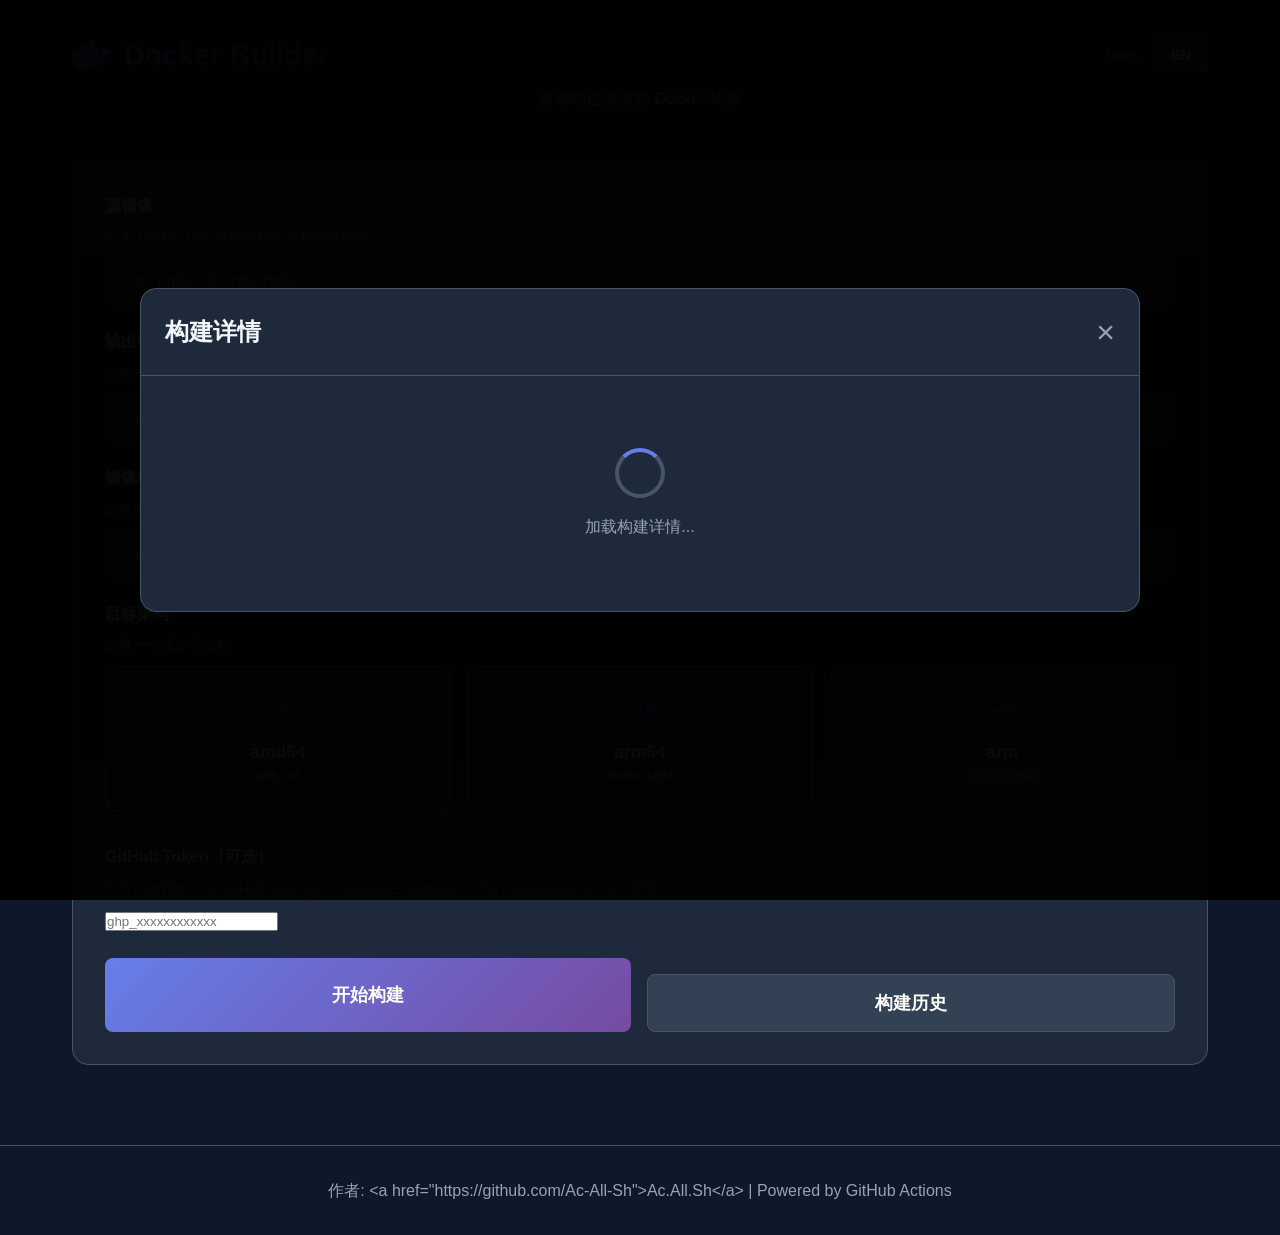
<file: index.html>
<!DOCTYPE html>
<html lang="zh-CN">
<head>
    <meta charset="UTF-8">
    <meta name="viewport" content="width=device-width, initial-scale=1.0">
    <title>Docker Builder</title>
    <link rel="stylesheet" href="style.css">
    <link rel="icon" href="data:image/svg+xml,<svg xmlns='http://www.w3.org/2000/svg' viewBox='0 0 24 24' fill='%23667eea'><path d='M13.983 11.078h2.119a.186.186 0 00.186-.185V9.006a.186.186 0 00-.186-.186h-2.119a.185.185 0 00-.185.185v1.887c0 .102.083.185.185.185m-2.954-5.43h2.118a.186.186 0 00.186-.186V3.574a.186.186 0 00-.186-.185h-2.118a.185.185 0 00-.185.185v1.888c0 .102.082.185.185.186m0 2.716h2.118a.186.186 0 00.186-.186V6.29a.186.186 0 00-.186-.185h-2.118a.185.185 0 00-.185.185v1.887c0 .102.082.185.185.186m-2.93 0h2.12a.186.186 0 00.184-.186V6.29a.185.185 0 00-.185-.185H8.1a.185.185 0 00-.185.185v1.887c0 .102.083.185.185.186m-2.964 0h2.119a.186.186 0 00.185-.186V6.29a.186.186 0 00-.185-.185H5.136a.186.186 0 00-.186.185v1.887c0 .102.084.185.186.186m5.893 2.715h2.118a.186.186 0 00.186-.185V9.006a.186.186 0 00-.186-.186h-2.118a.185.185 0 00-.185.185v1.887c0 .102.082.185.185.185m-2.93 0h2.12a.185.185 0 00.184-.185V9.006a.185.185 0 00-.184-.186h-2.12a.185.185 0 00-.184.185v1.887c0 .102.083.185.185.185m-2.964 0h2.119a.186.186 0 00.185-.185V9.006a.186.186 0 00-.185-.186H5.136a.186.186 0 00-.186.186v1.887c0 .102.084.185.186.185m-2.92 0h2.12a.185.185 0 00.184-.185V9.006a.185.185 0 00-.184-.186h-2.12a.185.185 0 00-.184.185v1.887c0 .102.082.185.185.185M23.763 9.89c-.065-.051-.672-.51-1.954-.51-.338.001-.676.03-1.01.087-.248-1.7-1.653-2.53-1.716-2.566l-.344-.199-.226.327c-.284.438-.49.922-.612 1.43-.23.97-.09 1.882.403 2.661-.595.332-1.55.413-1.744.42H.751a.751.751 0 00-.75.748 11.376 11.376 0 00.692 4.062c.545 1.428 1.355 2.48 2.41 3.124 1.18.723 3.1 1.137 5.275 1.137.983.003 1.963-.086 2.93-.266a12.248 12.248 0 003.823-1.389c.98-.567 1.86-1.288 2.61-2.136 1.252-1.418 1.998-2.997 2.553-4.4h.221c1.372 0 2.215-.549 2.68-1.009.309-.293.55-.65.707-1.046l.098-.288Z'/></svg>">
</head>
<body>
    <div class="container">
        <header>
            <div class="header-top">
                <div class="logo">
                    <svg viewBox="0 0 24 24" width="40" height="40" fill="currentColor">
                        <path d="M13.983 11.078h2.119a.186.186 0 00.186-.185V9.006a.186.186 0 00-.186-.186h-2.119a.185.185 0 00-.185.185v1.887c0 .102.083.185.185.185m-2.954-5.43h2.118a.186.186 0 00.186-.186V3.574a.186.186 0 00-.186-.185h-2.118a.185.185 0 00-.185.185v1.888c0 .102.082.185.185.186m0 2.716h2.118a.186.186 0 00.186-.186V6.29a.186.186 0 00-.186-.185h-2.118a.185.185 0 00-.185.185v1.887c0 .102.082.185.185.186m-2.93 0h2.12a.186.186 0 00.184-.186V6.29a.185.185 0 00-.185-.185H8.1a.185.185 0 00-.185.185v1.887c0 .102.083.185.185.186m-2.964 0h2.119a.186.186 0 00.185-.186V6.29a.186.186 0 00-.185-.185H5.136a.186.186 0 00-.186.185v1.887c0 .102.084.185.186.186m5.893 2.715h2.118a.186.186 0 00.186-.185V9.006a.186.186 0 00-.186-.186h-2.118a.185.185 0 00-.185.185v1.887c0 .102.082.185.185.185m-2.93 0h2.12a.185.185 0 00.184-.185V9.006a.185.185 0 00-.184-.186h-2.12a.185.185 0 00-.184.185v1.887c0 .102.083.185.185.185m-2.964 0h2.119a.186.186 0 00.185-.185V9.006a.186.186 0 00-.185-.186H5.136a.186.186 0 00-.186.186v1.887c0 .102.084.185.186.185m-2.92 0h2.12a.185.185 0 00.184-.185V9.006a.185.185 0 00-.184-.186h-2.12a.185.185 0 00-.184.185v1.887c0 .102.082.185.185.185M23.763 9.89c-.065-.051-.672-.51-1.954-.51-.338.001-.676.03-1.01.087-.248-1.7-1.653-2.53-1.716-2.566l-.344-.199-.226.327c-.284.438-.49.922-.612 1.43-.23.97-.09 1.882.403 2.661-.595.332-1.55.413-1.744.42H.751a.751.751 0 00-.75.748 11.376 11.376 0 00.692 4.062c.545 1.428 1.355 2.48 2.41 3.124 1.18.723 3.1 1.137 5.275 1.137.983.003 1.963-.086 2.93-.266a12.248 12.248 0 003.823-1.389c.98-.567 1.86-1.288 2.61-2.136 1.252-1.418 1.998-2.997 2.553-4.4h.221c1.372 0 2.215-.549 2.68-1.009.309-.293.55-.65.707-1.046l.098-.288Z"/>
                    </svg>
                    <h1>Docker Builder</h1>
                </div>
                <div class="header-controls">
                    <a href="doc.html" class="nav-link">Docs</a>
                    <button id="langToggle" class="lang-btn" onclick="toggleLanguage()">EN</button>
                </div>
            </div>
            <p class="subtitle" data-i18n="subtitle">Auto Build Multi-Architecture Docker Images</p>
        </header>

        <main>
            <div class="builder-section">
                <div class="form-group">
                    <label for="imageSource" data-i18n="source_label">Source Image</label>
                    <div class="input-hint" data-i18n="source_hint">Enter Docker Hub image name or full image URL</div>
                    <input type="text" id="imageSource" placeholder="e.g., nginx, ubuntu, redis">
                </div>

                <div class="form-group">
                    <label for="imageName" data-i18n="name_label">Output Image Name</label>
                    <div class="input-hint" data-i18n="name_hint">Your Docker Hub username / image name</div>
                    <input type="text" id="imageName" placeholder="e.g., yourusername/myapp">
                </div>

                <div class="form-group">
                    <label for="imageTag" data-i18n="tag_label">Image Tag</label>
                    <div class="input-hint" data-i18n="tag_hint">Leave empty to use "latest"</div>
                    <input type="text" id="imageTag" placeholder="e.g., v1.0.0">
                </div>

                <div class="form-group">
                    <label data-i18n="arch_label">Target Architectures</label>
                    <div class="input-hint" data-i18n="arch_hint">Select one or more architectures</div>
                    <div class="arch-grid">
                        <label class="arch-option">
                            <input type="checkbox" name="arch" value="amd64" checked>
                            <span class="arch-box">
                                <span class="arch-icon">x64</span>
                                <span class="arch-name">amd64</span>
                                <span class="arch-desc">x86_64</span>
                            </span>
                        </label>
                        <label class="arch-option">
                            <input type="checkbox" name="arch" value="arm64" checked>
                            <span class="arch-box">
                                <span class="arch-icon">ARM</span>
                                <span class="arch-name">arm64</span>
                                <span class="arch-desc">64-bit ARM</span>
                            </span>
                        </label>
                        <label class="arch-option">
                            <input type="checkbox" name="arch" value="arm">
                            <span class="arch-box">
                                <span class="arch-icon">arm</span>
                                <span class="arch-name">arm</span>
                                <span class="arch-desc">32-bit ARM</span>
                            </span>
                        </label>
                    </div>
                </div>

                <div class="form-group">
                    <label for="githubToken" data-i18n="token_label">GitHub Token (Optional)</label>
                    <div class="input-hint" data-i18n="token_hint">For automatic builds. Get from GitHub Settings → Developer settings → Personal access tokens</div>
                    <input type="password" id="githubToken" placeholder="ghp_xxxxxxxxxxxx" autocomplete="off">
                    <div class="token-status" id="tokenStatus"></div>
                </div>

                <div class="button-group">
                    <button id="buildBtn" class="build-btn" onclick="startBuild()">
                        <span class="btn-text" data-i18n="build_btn">Build Image</span>
                    </button>
                    <button class="build-btn secondary" onclick="showHistory()">
                        <span class="btn-text" data-i18n="history_btn">Build History</span>
                    </button>
                </div>
            </div>

            <div id="buildStatus" class="build-status hidden">
                <div class="status-header">
                    <div class="status-icon">
                        <div class="spinner"></div>
                    </div>
                    <div class="status-info">
                        <h3 data-i18n="status_building">Building Image...</h3>
                        <p id="statusText" data-i18n="status_preparing">Preparing build environment</p>
                    </div>
                </div>
                <div class="status-progress">
                    <div class="progress-bar">
                        <div id="progressFill" class="progress-fill" style="width: 0%"></div>
                    </div>
                    <span id="progressText">0%</span>
                </div>
                <div id="buildLogs" class="build-logs">
                    <div class="log-entry" data-i18n="log_waiting">Waiting to start...</div>
                </div>
            </div>

            <div id="buildResult" class="build-result hidden">
                <div class="result-icon">Done</div>
                <h3 data-i18n="result_title">Build Complete!</h3>
                <p id="resultMessage" data-i18n="result_message">Your image has been pushed to Docker Hub</p>
                <div id="resultCommands" class="result-commands"></div>
                <button class="build-btn secondary" onclick="resetForm()" data-i18n="build_another">Build Another Image</button>
            </div>
        </main>

        <div class="entertainment-section">
            <div class="entertainment-tabs">
                <button class="tab-btn active" onclick="switchTab('ai')" data-i18n="tab_news">Tech News</button>
                <button class="tab-btn" onclick="switchTab('game')" data-i18n="tab_game">Mini Game</button>
                <button class="tab-btn" onclick="switchTab('animation')" data-i18n="tab_animation">Animation</button>
            </div>
            <div id="aiTab" class="tab-content active">
                <div class="ai-news">
                    <div class="news-header">
                        <span data-i18n="news_title">Tech News</span>
                    </div>
                    <div id="newsContent" class="news-content">
                        <div class="news-item">
                            <p data-i18n="news_loading">Loading news...</p>
                        </div>
                    </div>
                    <button class="refresh-btn" onclick="loadNews()" data-i18n="news_refresh">Refresh</button>
                </div>
            </div>
            <div id="gameTab" class="tab-content">
                <div class="game-container">
                    <div class="game-header">
                        <span data-i18n="game_title">Snake Game</span>
                        <span id="gameScore" data-i18n="game_score">Score: 0</span>
                    </div>
                    <canvas id="gameCanvas" width="400" height="400"></canvas>
                    <div class="game-controls">
                        <button onclick="startGame()" data-i18n="game_start">Start Game</button>
                        <p data-i18n="game_hint">Use arrow keys or WASD to play</p>
                    </div>
                </div>
            </div>
            <div id="animationTab" class="tab-content">
                <div class="animation-container">
                    <svg id="animationSvg" viewBox="0 0 400 300">
                        <defs>
                            <linearGradient id="grad1" x1="0%" y1="0%" x2="100%" y2="0%">
                                <stop offset="0%" style="stop-color:#667eea;stop-opacity:1" />
                                <stop offset="100%" style="stop-color:#764ba2;stop-opacity:1" />
                            </linearGradient>
                        </defs>
                        <rect x="50" y="50" width="100" height="100" fill="url(#grad1)" rx="10">
                            <animateTransform attributeName="transform" type="rotate" from="0 100 100" to="360 100 100" dur="3s" repeatCount="indefinite"/>
                        </rect>
                        <circle cx="300" cy="150" r="50" fill="#f093fb">
                            <animate attributeName="r" values="50;70;50" dur="2s" repeatCount="indefinite"/>
                        </circle>
                        <polygon points="200,30 230,90 170,90" fill="#4facfe">
                            <animateTransform attributeName="transform" type="translate" values="0,0;0,-20;0,0" dur="1.5s" repeatCount="indefinite"/>
                        </polygon>
                        <rect x="100" y="200" width="200" height="50" fill="#00f2fe" rx="25">
                            <animate attributeName="rx" values="25;40;25" dur="2s" repeatCount="indefinite"/>
                        </rect>
                    </svg>
                    <p class="animation-text" data-i18n="animation_text">While waiting, enjoy this animation!</p>
                </div>
            </div>
        </div>
    </div>

    <!-- History Modal -->
    <div id="historyModal" class="modal hidden">
        <div class="modal-content">
            <div class="modal-header">
                <h2 data-i18n="history_title">Build History</h2>
                <button class="modal-close" onclick="hideHistory()">&times;</button>
            </div>
            <div class="modal-body">
                <div id="historyLoading" class="loading">
                    <div class="spinner"></div>
                    <p data-i18n="history_loading">Loading build history...</p>
                </div>
                <div id="historyContent" class="hidden">
                    <table class="history-table">
                        <thead>
                            <tr>
                                <th data-i18n="history_name">Image Name</th>
                                <th data-i18n="history_tag">Tag</th>
                                <th data-i18n="history_status">Status</th>
                                <th data-i18n="history_date">Date</th>
                                <th data-i18n="history_action">Action</th>
                            </tr>
                        </thead>
                        <tbody id="historyTableBody">
                        </tbody>
                    </table>
                    <div id="historyPagination" class="pagination">
                    </div>
                </div>
                <div id="historyEmpty" class="hidden">
                    <p data-i18n="history_empty">No build history found</p>
                </div>
            </div>
        </div>
    </div>

    <!-- Build Detail Modal -->
    <div id="detailModal" class="modal hidden">
        <div class="modal-content modal-large">
            <div class="modal-header">
                <h2 data-i18n="detail_title">Build Details</h2>
                <button class="modal-close" onclick="hideDetail()">&times;</button>
            </div>
            <div class="modal-body">
                <div id="detailLoading" class="loading">
                    <div class="spinner"></div>
                    <p data-i18n="detail_loading">Loading build details...</p>
                </div>
                <div id="detailContent" class="hidden">
                    <div class="detail-info">
                        <div class="detail-row">
                            <span class="detail-label" data-i18n="detail_id">Run ID</span>
                            <span id="detailId" class="detail-value"></span>
                        </div>
                        <div class="detail-row">
                            <span class="detail-label" data-i18n="detail_status">Status</span>
                            <span id="detailStatus" class="detail-value"></span>
                        </div>
                        <div class="detail-row">
                            <span class="detail-label" data-i18n="detail_trigger">Triggered By</span>
                            <span id="detailTrigger" class="detail-value"></span>
                        </div>
                        <div class="detail-row">
                            <span class="detail-label" data-i18n="detail_commit">Commit</span>
                            <span id="detailCommit" class="detail-value"></span>
                        </div>
                        <div class="detail-row">
                            <span class="detail-label" data-i18n="detail_duration">Duration</span>
                            <span id="detailDuration" class="detail-value"></span>
                        </div>
                    </div>
                    <div class="detail-logs">
                        <h3 data-i18n="detail_logs">Build Logs</h3>
                        <div id="detailLogs" class="logs-container">
                            <p data-i18n="detail_logs_loading">Loading logs...</p>
                        </div>
                    </div>
                    <div class="detail-actions">
                        <a id="detailGithubLink" href="#" target="_blank" class="action-btn">
                            <span data-i18n="detail_view_github">View on GitHub</span>
                        </a>
                        <button class="action-btn secondary" onclick="retryBuild()">
                            <span data-i18n="detail_retry">Retry Build</span>
                        </button>
                    </div>
                </div>
            </div>
        </div>
    </div>

    <footer>
        <p data-i18n="footer">Author: <a href="https://github.com/Ac-All-Sh">Ac.All.Sh</a> | Powered by GitHub Actions</p>
    </footer>

    <script src="script.js?v=1.0.2"></script>
</body>
</html>
</file>
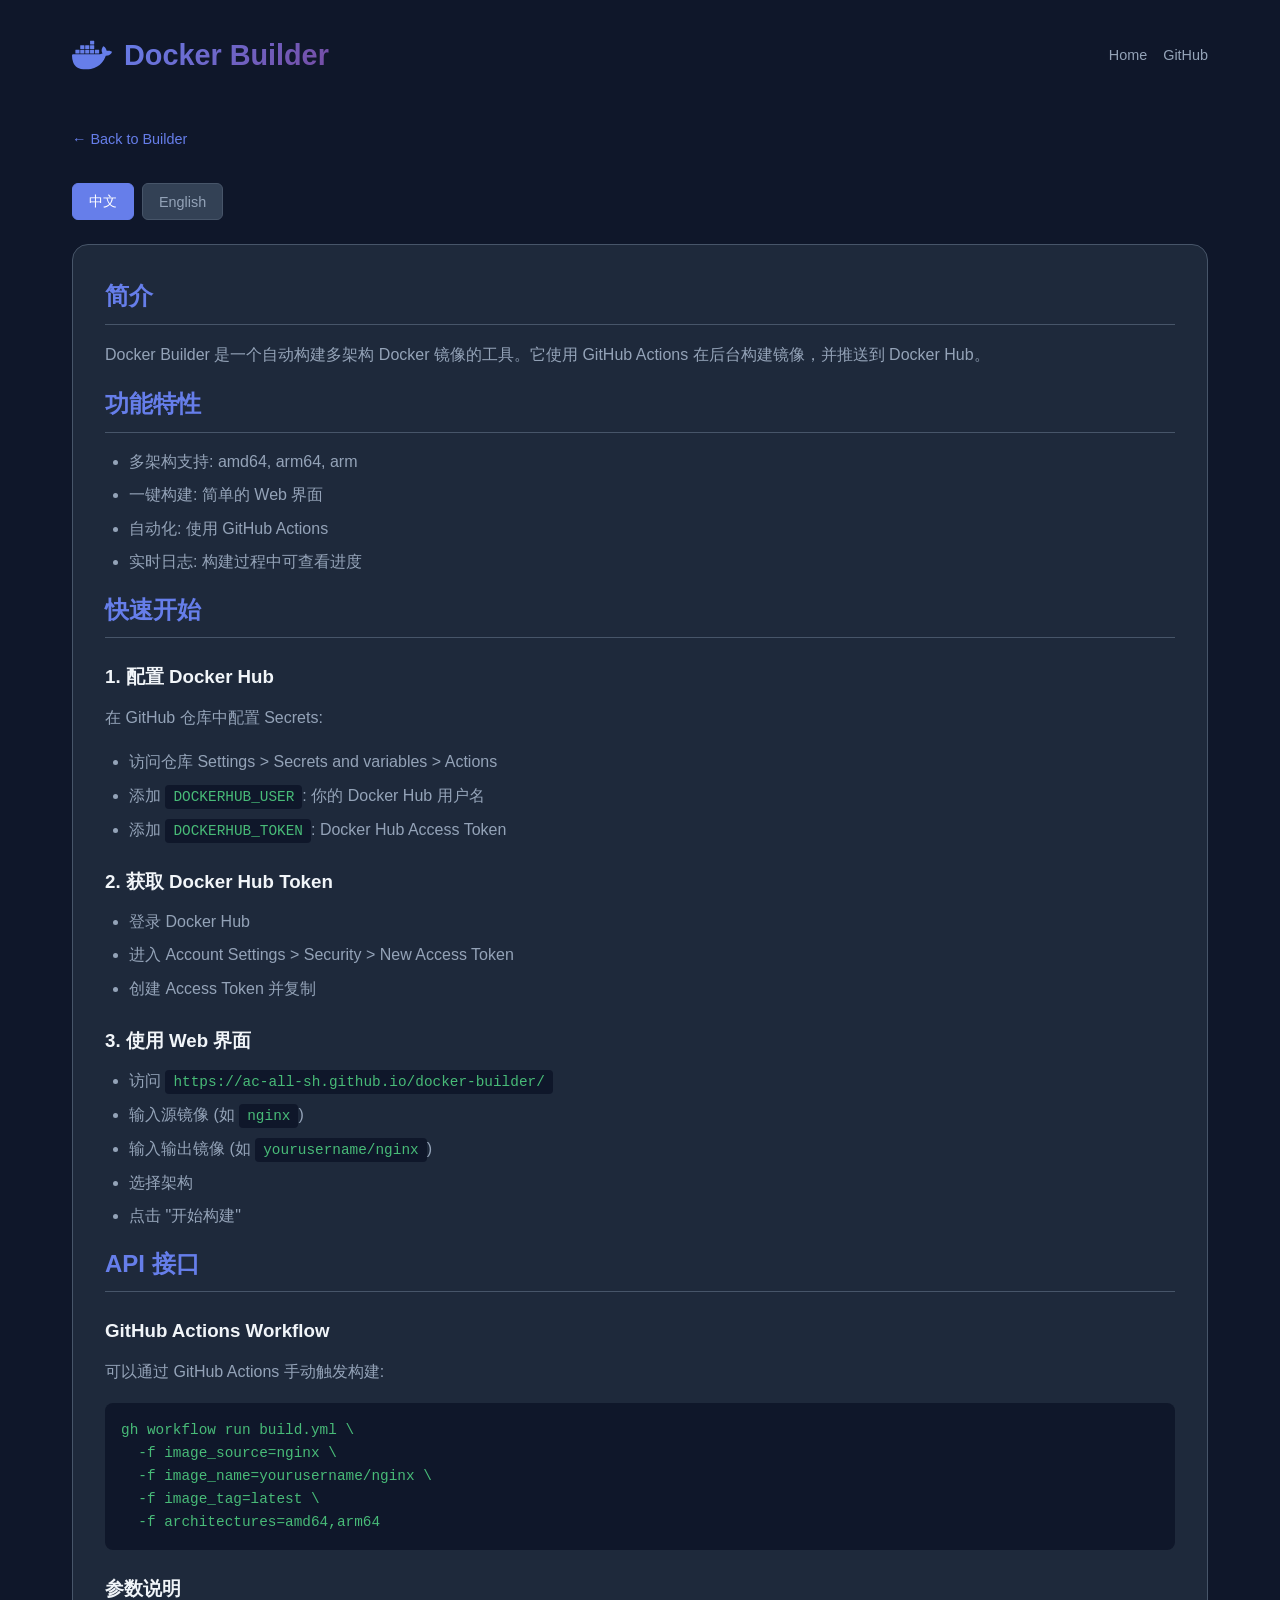
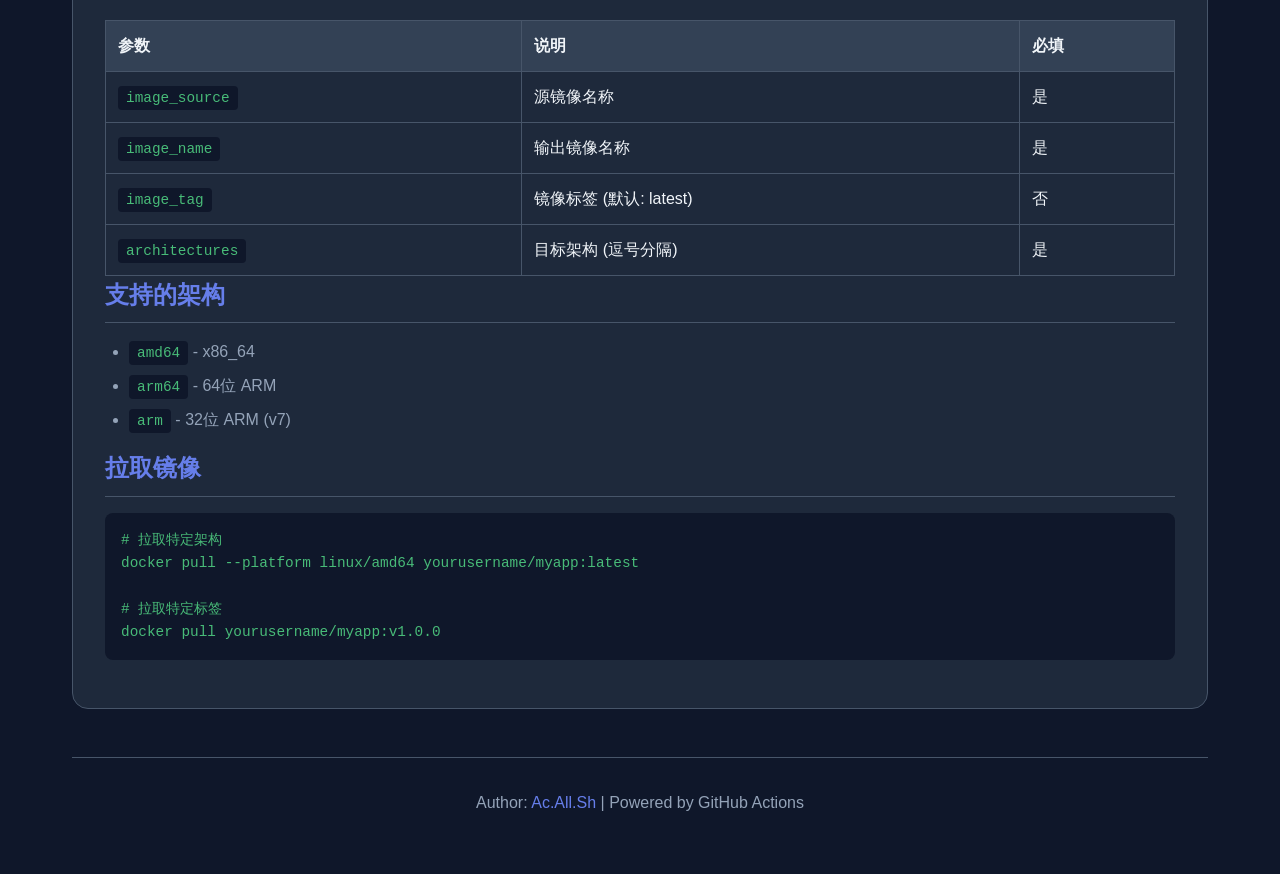
<file: doc.html>
<!DOCTYPE html>
<html lang="zh-CN">
<head>
    <meta charset="UTF-8">
    <meta name="viewport" content="width=device-width, initial-scale=1.0">
    <title>Docker Builder - Documentation</title>
    <link rel="stylesheet" href="style.css">
    <link rel="icon" href="data:image/svg+xml,<svg xmlns='http://www.w3.org/2000/svg' viewBox='0 0 24 24' fill='%23667eea'><path d='M13.983 11.078h2.119a.186.186 0 00.186-.185V9.006a.186.186 0 00-.186-.186h-2.119a.185.185 0 00-.185.185v1.887c0 .102.083.185.185.185m-2.954-5.43h2.118a.186.186 0 00.186-.186V3.574a.186.186 0 00-.186-.185h-2.118a.185.185 0 00-.185.185v1.888c0 .102.082.185.185.186m0 2.716h2.118a.186.186 0 00.186-.186V6.29a.186.186 0 00-.186-.185h-2.118a.185.185 0 00-.185.185v1.887c0 .102.082.185.185.186m-2.93 0h2.12a.186.186 0 00.184-.186V6.29a.185.185 0 00-.185-.185H8.1a.185.185 0 00-.185.185v1.887c0 .102.083.185.185.186m-2.964 0h2.119a.186.186 0 00.185-.186V6.29a.186.186 0 00-.185-.185H5.136a.186.186 0 00-.186.185v1.887c0 .102.084.185.186.186m5.893 2.715h2.118a.186.186 0 00.186-.185V9.006a.186.186 0 00-.186-.186h-2.118a.185.185 0 00-.185.185v1.887c0 .102.082.185.185.185m-2.93 0h2.12a.185.185 0 00.184-.185V9.006a.185.185 0 00-.184-.186h-2.12a.185.185 0 00-.184.185v1.887c0 .102.083.185.185.185m-2.964 0h2.119a.186.186 0 00.185-.185V9.006a.186.186 0 00-.185-.186H5.136a.186.186 0 00-.186.186v1.887c0 .102.084.185.186.185m-2.92 0h2.12a.185.185 0 00.184-.185V9.006a.185.185 0 00-.184-.186h-2.12a.185.185 0 00-.184.185v1.887c0 .102.082.185.185.185M23.763 9.89c-.065-.051-.672-.51-1.954-.51-.338.001-.676.03-1.01.087-.248-1.7-1.653-2.53-1.716-2.566l-.344-.199-.226.327c-.284.438-.49.922-.612 1.43-.23.97-.09 1.882.403 2.661-.595.332-1.55.413-1.744.42H.751a.751.751 0 00-.75.748 11.376 11.376 0 00.692 4.062c.545 1.428 1.355 2.48 2.41 3.124 1.18.723 3.1 1.137 5.275 1.137.983.003 1.963-.086 2.93-.266a12.248 12.248 0 003.823-1.389c.98-.567 1.86-1.288 2.61-2.136 1.252-1.418 1.998-2.997 2.553-4.4h.221c1.372 0 2.215-.549 2.68-1.009.309-.293.55-.65.707-1.046l.098-.288Z'/></svg>">
    <style>
        .doc-content {
            background: var(--bg-card);
            border-radius: 16px;
            padding: 2rem;
            border: 1px solid var(--border);
            margin-bottom: 2rem;
        }
        .doc-content h2 {
            color: var(--primary);
            margin-bottom: 1rem;
            padding-bottom: 0.5rem;
            border-bottom: 1px solid var(--border);
        }
        .doc-content h3 {
            color: var(--text-primary);
            margin: 1.5rem 0 0.75rem;
        }
        .doc-content p {
            color: var(--text-secondary);
            margin-bottom: 1rem;
            line-height: 1.8;
        }
        .doc-content ul {
            color: var(--text-secondary);
            margin-left: 1.5rem;
            margin-bottom: 1rem;
        }
        .doc-content li {
            margin-bottom: 0.5rem;
        }
        .doc-content code {
            background: var(--bg-dark);
            padding: 0.25rem 0.5rem;
            border-radius: 4px;
            font-family: 'Monaco', 'Menlo', monospace;
            font-size: 0.9rem;
            color: var(--success);
        }
        .doc-content pre {
            background: var(--bg-dark);
            padding: 1rem;
            border-radius: 8px;
            overflow-x: auto;
            margin-bottom: 1rem;
        }
        .doc-content pre code {
            padding: 0;
            background: none;
        }
        .back-link {
            display: inline-block;
            color: var(--primary);
            text-decoration: none;
            margin-bottom: 2rem;
            font-size: 0.9rem;
        }
        .back-link:hover {
            text-decoration: underline;
        }
        .lang-tabs {
            display: flex;
            gap: 0.5rem;
            margin-bottom: 1.5rem;
        }
        .lang-tab {
            padding: 0.5rem 1rem;
            background: var(--bg-input);
            border: 1px solid var(--border);
            color: var(--text-secondary);
            border-radius: 6px;
            cursor: pointer;
            font-size: 0.9rem;
        }
        .lang-tab.active {
            background: var(--primary);
            color: white;
            border-color: var(--primary);
        }
        .doc-section {
            display: none;
        }
        .doc-section.active {
            display: block;
        }
    </style>
</head>
<body>
    <div class="container">
        <header>
            <div class="header-top">
                <div class="logo">
                    <svg viewBox="0 0 24 24" width="40" height="40" fill="currentColor">
                        <path d="M13.983 11.078h2.119a.186.186 0 00.186-.185V9.006a.186.186 0 00-.186-.186h-2.119a.185.185 0 00-.185.185v1.887c0 .102.083.185.185.185m-2.954-5.43h2.118a.186.186 0 00.186-.186V3.574a.186.186 0 00-.186-.185h-2.118a.185.185 0 00-.185.185v1.888c0 .102.082.185.185.186m0 2.716h2.118a.186.186 0 00.186-.186V6.29a.186.186 0 00-.186-.185h-2.118a.185.185 0 00-.185.185v1.887c0 .102.082.185.185.186m-2.93 0h2.12a.186.186 0 00.184-.186V6.29a.185.185 0 00-.185-.185H8.1a.185.185 0 00-.185.185v1.887c0 .102.083.185.185.186m-2.964 0h2.119a.186.186 0 00.185-.186V6.29a.186.186 0 00-.185-.185H5.136a.186.186 0 00-.186.185v1.887c0 .102.084.185.186.186m5.893 2.715h2.118a.186.186 0 00.186-.185V9.006a.186.186 0 00-.186-.186h-2.118a.185.185 0 00-.185.185v1.887c0 .102.082.185.185.185m-2.93 0h2.12a.185.185 0 00.184-.185V9.006a.185.185 0 00-.184-.186h-2.12a.185.185 0 00-.184.185v1.887c0 .102.083.185.185.185m-2.964 0h2.119a.186.186 0 00.185-.185V9.006a.186.186 0 00-.185-.186H5.136a.186.186 0 00-.186.186v1.887c0 .102.084.185.186.185m-2.92 0h2.12a.185.185 0 00.184-.185V9.006a.185.185 0 00-.184-.186h-2.12a.185.185 0 00-.184.185v1.887c0 .102.082.185.185.185M23.763 9.89c-.065-.051-.672-.51-1.954-.51-.338.001-.676.03-1.01.087-.248-1.7-1.653-2.53-1.716-2.566l-.344-.199-.226.327c-.284.438-.49.922-.612 1.43-.23.97-.09 1.882.403 2.661-.595.332-1.55.413-1.744.42H.751a.751.751 0 00-.75.748 11.376 11.376 0 00.692 4.062c.545 1.428 1.355 2.48 2.41 3.124 1.18.723 3.1 1.137 5.275 1.137.983.003 1.963-.086 2.93-.266a12.248 12.248 0 003.823-1.389c.98-.567 1.86-1.288 2.61-2.136 1.252-1.418 1.998-2.997 2.553-4.4h.221c1.372 0 2.215-.549 2.68-1.009.309-.293.55-.65.707-1.046l.098-.288Z"/>
                    </svg>
                    <h1>Docker Builder</h1>
                </div>
                <div class="header-controls">
                    <a href="index.html" class="nav-link">Home</a>
                    <a href="https://github.com/Ac-All-Sh/docker-builder" class="nav-link">GitHub</a>
                </div>
            </div>
        </header>

        <a href="index.html" class="back-link">&larr; Back to Builder</a>

        <div class="lang-tabs">
            <button class="lang-tab active" onclick="switchDocLang('zh')">中文</button>
            <button class="lang-tab" onclick="switchDocLang('en')">English</button>
        </div>

        <div id="doc-zh" class="doc-section active">
            <div class="doc-content">
                <h2>简介</h2>
                <p>Docker Builder 是一个自动构建多架构 Docker 镜像的工具。它使用 GitHub Actions 在后台构建镜像，并推送到 Docker Hub。</p>

                <h2>功能特性</h2>
                <ul>
                    <li>多架构支持: amd64, arm64, arm</li>
                    <li>一键构建: 简单的 Web 界面</li>
                    <li>自动化: 使用 GitHub Actions</li>
                    <li>实时日志: 构建过程中可查看进度</li>
                </ul>

                <h2>快速开始</h2>

                <h3>1. 配置 Docker Hub</h3>
                <p>在 GitHub 仓库中配置 Secrets:</p>
                <ul>
                    <li>访问仓库 Settings > Secrets and variables > Actions</li>
                    <li>添加 <code>DOCKERHUB_USER</code>: 你的 Docker Hub 用户名</li>
                    <li>添加 <code>DOCKERHUB_TOKEN</code>: Docker Hub Access Token</li>
                </ul>

                <h3>2. 获取 Docker Hub Token</h3>
                <ul>
                    <li>登录 Docker Hub</li>
                    <li>进入 Account Settings > Security > New Access Token</li>
                    <li>创建 Access Token 并复制</li>
                </ul>

                <h3>3. 使用 Web 界面</h3>
                <ul>
                    <li>访问 <code>https://ac-all-sh.github.io/docker-builder/</code></li>
                    <li>输入源镜像 (如 <code>nginx</code>)</li>
                    <li>输入输出镜像 (如 <code>yourusername/nginx</code>)</li>
                    <li>选择架构</li>
                    <li>点击 "开始构建"</li>
                </ul>

                <h2>API 接口</h2>

                <h3>GitHub Actions Workflow</h3>
                <p>可以通过 GitHub Actions 手动触发构建:</p>
                <pre><code>gh workflow run build.yml \
  -f image_source=nginx \
  -f image_name=yourusername/nginx \
  -f image_tag=latest \
  -f architectures=amd64,arm64</code></pre>

                <h3>参数说明</h3>
                <table style="width:100%; border-collapse:collapse; margin-top:1rem;">
                    <tr style="background:var(--bg-input);">
                        <th style="padding:0.75rem; text-align:left; border:1px solid var(--border);">参数</th>
                        <th style="padding:0.75rem; text-align:left; border:1px solid var(--border);">说明</th>
                        <th style="padding:0.75rem; text-align:left; border:1px solid var(--border);">必填</th>
                    </tr>
                    <tr>
                        <td style="padding:0.75rem; border:1px solid var(--border);"><code>image_source</code></td>
                        <td style="padding:0.75rem; border:1px solid var(--border);">源镜像名称</td>
                        <td style="padding:0.75rem; border:1px solid var(--border);">是</td>
                    </tr>
                    <tr>
                        <td style="padding:0.75rem; border:1px solid var(--border);"><code>image_name</code></td>
                        <td style="padding:0.75rem; border:1px solid var(--border);">输出镜像名称</td>
                        <td style="padding:0.75rem; border:1px solid var(--border);">是</td>
                    </tr>
                    <tr>
                        <td style="padding:0.75rem; border:1px solid var(--border);"><code>image_tag</code></td>
                        <td style="padding:0.75rem; border:1px solid var(--border);">镜像标签 (默认: latest)</td>
                        <td style="padding:0.75rem; border:1px solid var(--border);">否</td>
                    </tr>
                    <tr>
                        <td style="padding:0.75rem; border:1px solid var(--border);"><code>architectures</code></td>
                        <td style="padding:0.75rem; border:1px solid var(--border);">目标架构 (逗号分隔)</td>
                        <td style="padding:0.75rem; border:1px solid var(--border);">是</td>
                    </tr>
                </table>

                <h2>支持的架构</h2>
                <ul>
                    <li><code>amd64</code> - x86_64</li>
                    <li><code>arm64</code> - 64位 ARM</li>
                    <li><code>arm</code> - 32位 ARM (v7)</li>
                </ul>

                <h2>拉取镜像</h2>
                <pre><code># 拉取特定架构
docker pull --platform linux/amd64 yourusername/myapp:latest

# 拉取特定标签
docker pull yourusername/myapp:v1.0.0</code></pre>
            </div>
        </div>

        <div id="doc-en" class="doc-section">
            <div class="doc-content">
                <h2>Introduction</h2>
                <p>Docker Builder is a tool for automatically building multi-architecture Docker images. It uses GitHub Actions to build images in the background and push them to Docker Hub.</p>

                <h2>Features</h2>
                <ul>
                    <li>Multi-architecture support: amd64, arm64, arm</li>
                    <li>One-click build: Simple web interface</li>
                    <li>Automation: Uses GitHub Actions</li>
                    <li>Real-time logs: View progress during build</li>
                </ul>

                <h2>Quick Start</h2>

                <h3>1. Configure Docker Hub</h3>
                <p>Configure Secrets in your GitHub repository:</p>
                <ul>
                    <li>Go to Settings > Secrets and variables > Actions</li>
                    <li>Add <code>DOCKERHUB_USER</code>: Your Docker Hub username</li>
                    <li>Add <code>DOCKERHUB_TOKEN</code>: Docker Hub Access Token</li>
                </ul>

                <h3>2. Get Docker Hub Token</h3>
                <ul>
                    <li>Login to Docker Hub</li>
                    <li>Go to Account Settings > Security > New Access Token</li>
                    <li>Create Access Token and copy it</li>
                </ul>

                <h3>3. Use Web Interface</h3>
                <ul>
                    <li>Visit <code>https://ac-all-sh.github.io/docker-builder/</code></li>
                    <li>Enter source image (e.g., <code>nginx</code>)</li>
                    <li>Enter output image (e.g., <code>yourusername/nginx</code>)</li>
                    <li>Select architectures</li>
                    <li>Click "Build Image"</li>
                </ul>

                <h2>API</h2>

                <h3>GitHub Actions Workflow</h3>
                <p>Trigger builds manually via GitHub Actions:</p>
                <pre><code>gh workflow run build.yml \
  -f image_source=nginx \
  -f image_name=yourusername/nginx \
  -f image_tag=latest \
  -f architectures=amd64,arm64</code></pre>

                <h3>Parameters</h3>
                <table style="width:100%; border-collapse:collapse; margin-top:1rem;">
                    <tr style="background:var(--bg-input);">
                        <th style="padding:0.75rem; text-align:left; border:1px solid var(--border);">Parameter</th>
                        <th style="padding:0.75rem; text-align:left; border:1px solid var(--border);">Description</th>
                        <th style="padding:0.75rem; text-align:left; border:1px solid var(--border);">Required</th>
                    </tr>
                    <tr>
                        <td style="padding:0.75rem; border:1px solid var(--border);"><code>image_source</code></td>
                        <td style="padding:0.75rem; border:1px solid var(--border);">Source image name</td>
                        <td style="padding:0.75rem; border:1px solid var(--border);">Yes</td>
                    </tr>
                    <tr>
                        <td style="padding:0.75rem; border:1px solid var(--border);"><code>image_name</code></td>
                        <td style="padding:0.75rem; border:1px solid var(--border);">Output image name</td>
                        <td style="padding:0.75rem; border:1px solid var(--border);">Yes</td>
                    </tr>
                    <tr>
                        <td style="padding:0.75rem; border:1px solid var(--border);"><code>image_tag</code></td>
                        <td style="padding:0.75rem; border:1px solid var(--border);">Image tag (default: latest)</td>
                        <td style="padding:0.75rem; border:1px solid var(--border);">No</td>
                    </tr>
                    <tr>
                        <td style="padding:0.75rem; border:1px solid var(--border);"><code>architectures</code></td>
                        <td style="padding:0.75rem; border:1px solid var(--border);">Target architectures (comma separated)</td>
                        <td style="padding:0.75rem; border:1px solid var(--border);">Yes</td>
                    </tr>
                </table>

                <h2>Supported Architectures</h2>
                <ul>
                    <li><code>amd64</code> - x86_64</li>
                    <li><code>arm64</code> - 64-bit ARM</li>
                    <li><code>arm</code> - 32-bit ARM (v7)</li>
                </ul>

                <h2>Pull Images</h2>
                <pre><code># Pull specific architecture
docker pull --platform linux/amd64 yourusername/myapp:latest

# Pull specific tag
docker pull yourusername/myapp:v1.0.0</code></pre>
            </div>
        </div>

        <footer>
            <p>Author: <a href="https://github.com/Ac-All-Sh">Ac.All.Sh</a> | Powered by GitHub Actions</p>
        </footer>
    </div>

    <script>
        function switchDocLang(lang) {
            document.querySelectorAll('.doc-section').forEach(s => s.classList.remove('active'));
            document.querySelectorAll('.lang-tab').forEach(t => t.classList.remove('active'));
            document.getElementById('doc-' + lang).classList.add('active');
            event.target.classList.add('active');
        }
    </script>
</body>
</html>
</file>
<file: style.css>
* {
    margin: 0;
    padding: 0;
    box-sizing: border-box;
}

:root {
    --primary: #667eea;
    --primary-dark: #5a67d8;
    --secondary: #764ba2;
    --success: #48bb78;
    --error: #f56565;
    --warning: #ed8936;
    --bg-dark: #0f172a;
    --bg-card: #1e293b;
    --bg-input: #334155;
    --text-primary: #f1f5f9;
    --text-secondary: #94a3b8;
    --border: #475569;
}

body {
    font-family: -apple-system, BlinkMacSystemFont, 'Segoe UI', Roboto, 'Helvetica Neue', Arial, sans-serif;
    background: var(--bg-dark);
    color: var(--text-primary);
    min-height: 100vh;
    line-height: 1.6;
}

.container {
    max-width: 1200px;
    margin: 0 auto;
    padding: 2rem;
}

header {
    text-align: center;
    margin-bottom: 3rem;
}

.header-top {
    display: flex;
    justify-content: space-between;
    align-items: center;
    margin-bottom: 0.5rem;
}

.header-controls {
    display: flex;
    align-items: center;
    gap: 1rem;
}

.nav-link {
    color: var(--text-secondary);
    text-decoration: none;
    font-size: 0.9rem;
    transition: color 0.2s;
}

.nav-link:hover {
    color: var(--primary);
}

.lang-btn {
    padding: 0.5rem 1rem;
    background: var(--bg-input);
    border: 1px solid var(--border);
    color: var(--text-primary);
    border-radius: 6px;
    cursor: pointer;
    font-size: 0.9rem;
    font-weight: 600;
    transition: all 0.2s;
}

.lang-btn:hover {
    background: var(--border);
}

.logo {
    display: flex;
    align-items: center;
    gap: 0.75rem;
}

.logo svg {
    color: var(--primary);
}

.logo h1 {
    font-size: 1.8rem;
    font-weight: 700;
    background: linear-gradient(135deg, var(--primary), var(--secondary));
    -webkit-background-clip: text;
    -webkit-text-fill-color: transparent;
    background-clip: text;
}

.subtitle {
    color: var(--text-secondary);
    font-size: 1rem;
}

main {
    display: grid;
    grid-template-columns: 1fr;
    gap: 2rem;
}

.builder-section {
    background: var(--bg-card);
    border-radius: 16px;
    padding: 2rem;
    border: 1px solid var(--border);
}

.form-group {
    margin-bottom: 1.5rem;
}

.form-group label {
    display: block;
    font-weight: 600;
    margin-bottom: 0.5rem;
    color: var(--text-primary);
}

.input-hint {
    font-size: 0.875rem;
    color: var(--text-secondary);
    margin-bottom: 0.5rem;
}

input[type="text"] {
    width: 100%;
    padding: 0.875rem 1rem;
    background: var(--bg-input);
    border: 1px solid var(--border);
    border-radius: 8px;
    color: var(--text-primary);
    font-size: 1rem;
    transition: all 0.2s;
}

input[type="text"]:focus {
    outline: none;
    border-color: var(--primary);
    box-shadow: 0 0 0 3px rgba(102, 126, 234, 0.2);
}

input[type="text"]::placeholder {
    color: var(--text-secondary);
}

.arch-grid {
    display: grid;
    grid-template-columns: repeat(3, 1fr);
    gap: 1rem;
}

.arch-option {
    cursor: pointer;
}

.arch-option input {
    display: none;
}

.arch-box {
    display: flex;
    flex-direction: column;
    align-items: center;
    padding: 1.5rem;
    background: var(--bg-input);
    border: 2px solid var(--border);
    border-radius: 12px;
    transition: all 0.2s;
}

.arch-option input:checked + .arch-box {
    border-color: var(--primary);
    background: rgba(102, 126, 234, 0.1);
}

.arch-box:hover {
    border-color: var(--primary);
}

.arch-icon {
    font-size: 0.9rem;
    font-weight: 700;
    color: var(--primary);
    margin-bottom: 0.5rem;
    padding: 0.5rem 1rem;
    background: rgba(102, 126, 234, 0.1);
    border-radius: 6px;
}

.arch-name {
    font-weight: 600;
    font-size: 1.1rem;
}

.arch-desc {
    font-size: 0.8rem;
    color: var(--text-secondary);
}

.build-btn {
    width: 100%;
    padding: 1rem 2rem;
    background: linear-gradient(135deg, var(--primary), var(--secondary));
    border: none;
    border-radius: 8px;
    color: white;
    font-size: 1.1rem;
    font-weight: 600;
    cursor: pointer;
    display: flex;
    align-items: center;
    justify-content: center;
    gap: 0.5rem;
    transition: all 0.3s;
}

.build-btn:hover {
    transform: translateY(-2px);
    box-shadow: 0 10px 30px rgba(102, 126, 234, 0.3);
}

.build-btn:disabled {
    opacity: 0.6;
    cursor: not-allowed;
    transform: none;
}

.build-btn.secondary {
    background: var(--bg-input);
    border: 1px solid var(--border);
    margin-top: 1rem;
}

.build-btn.secondary:hover {
    background: var(--border);
}

.build-status, .build-result {
    background: var(--bg-card);
    border-radius: 16px;
    padding: 2rem;
    border: 1px solid var(--border);
    margin-top: 1rem;
}

.hidden {
    display: none;
}

.button-group {
    display: flex;
    gap: 1rem;
}

.button-group .build-btn {
    flex: 1;
}

.token-status {
    margin-top: 0.5rem;
    font-size: 0.85rem;
}

.token-status.saved {
    color: var(--success);
}

.token-status.empty {
    color: var(--text-secondary);
}

/* Modal Styles */
.modal {
    position: fixed;
    top: 0;
    left: 0;
    width: 100%;
    height: 100%;
    background: rgba(0, 0, 0, 0.8);
    display: flex;
    align-items: center;
    justify-content: center;
    z-index: 1000;
    padding: 2rem;
}

.modal-content {
    background: var(--bg-card);
    border-radius: 16px;
    width: 100%;
    max-width: 900px;
    max-height: 80vh;
    overflow: hidden;
    border: 1px solid var(--border);
}

.modal-header {
    display: flex;
    justify-content: space-between;
    align-items: center;
    padding: 1.5rem;
    border-bottom: 1px solid var(--border);
}

.modal-header h2 {
    margin: 0;
    font-size: 1.5rem;
}

.modal-close {
    background: none;
    border: none;
    color: var(--text-secondary);
    font-size: 2rem;
    cursor: pointer;
    padding: 0;
    line-height: 1;
}

.modal-close:hover {
    color: var(--text-primary);
}

.modal-body {
    padding: 1.5rem;
    overflow-y: auto;
    max-height: calc(80vh - 80px);
}

.loading {
    display: flex;
    flex-direction: column;
    align-items: center;
    padding: 3rem;
}

.loading p {
    margin-top: 1rem;
    color: var(--text-secondary);
}

/* History Table */
.history-table {
    width: 100%;
    border-collapse: collapse;
}

.history-table th,
.history-table td {
    padding: 0.75rem;
    text-align: left;
    border-bottom: 1px solid var(--border);
}

.history-table th {
    background: var(--bg-input);
    font-weight: 600;
    color: var(--text-primary);
}

.history-table td {
    color: var(--text-secondary);
}

.history-table tr:hover {
    background: var(--bg-input);
}

.status-badge {
    display: inline-block;
    padding: 0.25rem 0.5rem;
    border-radius: 4px;
    font-size: 0.8rem;
    font-weight: 500;
}

.status-success {
    background: rgba(72, 187, 120, 0.2);
    color: #48bb78;
}

.status-failure {
    background: rgba(245, 101, 101, 0.2);
    color: #f56565;
}

.status-in-progress {
    background: rgba(237, 137, 54, 0.2);
    color: #ed8936;
}

.action-btn {
    padding: 0.4rem 0.8rem;
    background: var(--primary);
    color: white;
    border: none;
    border-radius: 4px;
    cursor: pointer;
    font-size: 0.8rem;
    text-decoration: none;
}

.action-btn:hover {
    background: var(--primary-dark);
}

/* Pagination */
.pagination {
    display: flex;
    justify-content: center;
    gap: 0.5rem;
    margin-top: 1.5rem;
    padding-top: 1rem;
    border-top: 1px solid var(--border);
}

.page-btn {
    padding: 0.5rem 1rem;
    background: var(--bg-input);
    border: 1px solid var(--border);
    color: var(--text-primary);
    border-radius: 6px;
    cursor: pointer;
    transition: all 0.2s;
}

.page-btn:hover {
    background: var(--border);
}

.page-btn.active {
    background: var(--primary);
    border-color: var(--primary);
}

.page-btn:disabled {
    opacity: 0.5;
    cursor: not-allowed;
}

/* Detail Modal */
.modal-large {
    max-width: 1000px;
}

.detail-info {
    background: var(--bg-input);
    border-radius: 8px;
    padding: 1rem;
    margin-bottom: 1.5rem;
}

.detail-row {
    display: flex;
    justify-content: space-between;
    padding: 0.5rem 0;
    border-bottom: 1px solid var(--border);
}

.detail-row:last-child {
    border-bottom: none;
}

.detail-label {
    color: var(--text-secondary);
    font-weight: 500;
}

.detail-value {
    color: var(--text-primary);
    font-family: 'Monaco', 'Menlo', monospace;
}

.detail-logs h3 {
    margin-bottom: 1rem;
    color: var(--text-primary);
}

.logs-container {
    background: var(--bg-dark);
    border-radius: 8px;
    padding: 1rem;
    max-height: 400px;
    overflow-y: auto;
    font-family: 'Monaco', 'Menlo', monospace;
    font-size: 0.85rem;
    line-height: 1.6;
}

.log-line {
    padding: 0.25rem 0;
    color: var(--text-secondary);
    white-space: pre-wrap;
    word-break: break-all;
}

.log-line.error {
    color: var(--error);
}

.log-line.success {
    color: var(--success);
}

.log-line.warning {
    color: var(--warning);
}

.detail-actions {
    display: flex;
    gap: 1rem;
    margin-top: 1.5rem;
    padding-top: 1rem;
    border-top: 1px solid var(--border);
}

.action-btn.secondary {
    background: var(--bg-input);
    border: 1px solid var(--border);
}

.status-header {
    display: flex;
    align-items: center;
    gap: 1rem;
    margin-bottom: 1.5rem;
}

.status-icon {
    width: 60px;
    height: 60px;
    display: flex;
    align-items: center;
    justify-content: center;
}

.spinner {
    width: 50px;
    height: 50px;
    border: 4px solid var(--border);
    border-top-color: var(--primary);
    border-radius: 50%;
    animation: spin 1s linear infinite;
}

@keyframes spin {
    to { transform: rotate(360deg); }
}

.status-info h3 {
    font-size: 1.25rem;
    margin-bottom: 0.25rem;
}

.status-progress {
    display: flex;
    align-items: center;
    gap: 1rem;
    margin-bottom: 1.5rem;
}

.progress-bar {
    flex: 1;
    height: 8px;
    background: var(--bg-input);
    border-radius: 4px;
    overflow: hidden;
}

.progress-fill {
    height: 100%;
    background: linear-gradient(90deg, var(--primary), var(--secondary));
    transition: width 0.3s;
    border-radius: 4px;
}

.build-logs {
    background: var(--bg-dark);
    border-radius: 8px;
    padding: 1rem;
    max-height: 300px;
    overflow-y: auto;
    font-family: 'Monaco', 'Menlo', 'Ubuntu Mono', monospace;
    font-size: 0.875rem;
}

.log-entry {
    padding: 0.25rem 0;
    color: var(--text-secondary);
    border-bottom: 1px solid rgba(255,255,255,0.05);
}

.log-entry.success {
    color: var(--success);
}

.log-entry.error {
    color: var(--error);
}

.result-icon {
    font-size: 4rem;
    text-align: center;
    margin-bottom: 1rem;
}

.build-result h3 {
    text-align: center;
    font-size: 1.5rem;
    margin-bottom: 0.5rem;
}

.build-result p {
    text-align: center;
    color: var(--text-secondary);
    margin-bottom: 1.5rem;
}

.result-commands {
    background: var(--bg-dark);
    border-radius: 8px;
    padding: 1rem;
    margin-bottom: 1rem;
}

.result-commands code {
    display: block;
    padding: 0.5rem;
    color: var(--success);
    font-family: 'Monaco', 'Menlo', 'Ubuntu Mono', monospace;
}

.entertainment-section {
    background: var(--bg-card);
    border-radius: 16px;
    padding: 1.5rem;
    border: 1px solid var(--border);
    margin-top: 2rem;
}

.entertainment-tabs {
    display: flex;
    gap: 0.5rem;
    margin-bottom: 1.5rem;
    border-bottom: 1px solid var(--border);
    padding-bottom: 1rem;
}

.tab-btn {
    padding: 0.5rem 1rem;
    background: transparent;
    border: none;
    color: var(--text-secondary);
    cursor: pointer;
    border-radius: 6px;
    font-size: 0.9rem;
    transition: all 0.2s;
}

.tab-btn:hover {
    background: var(--bg-input);
    color: var(--text-primary);
}

.tab-btn.active {
    background: var(--primary);
    color: white;
}

.tab-content {
    display: none;
    min-height: 250px;
}

.tab-content.active {
    display: block;
}

.ai-news {
    padding: 1rem;
}

.news-header {
    display: flex;
    align-items: center;
    gap: 0.5rem;
    font-weight: 600;
    margin-bottom: 1rem;
    font-size: 1.1rem;
}

.news-item {
    padding: 1rem;
    background: var(--bg-input);
    border-radius: 8px;
    margin-bottom: 0.5rem;
}

.news-tag {
    display: inline-block;
    padding: 0.25rem 0.5rem;
    background: var(--primary);
    color: white;
    border-radius: 4px;
    font-size: 0.75rem;
    margin-bottom: 0.5rem;
}

.news-link {
    display: inline-block;
    margin-top: 0.5rem;
    color: var(--primary);
    text-decoration: none;
    font-size: 0.875rem;
}

.news-link:hover {
    text-decoration: underline;
}

.refresh-btn {
    margin-top: 1rem;
    padding: 0.5rem 1rem;
    background: var(--bg-input);
    border: 1px solid var(--border);
    color: var(--text-primary);
    border-radius: 6px;
    cursor: pointer;
    transition: all 0.2s;
}

.refresh-btn:hover {
    background: var(--border);
}



.game-container {
    text-align: center;
}

.game-header {
    display: flex;
    align-items: center;
    justify-content: center;
    gap: 0.5rem;
    font-weight: 600;
    margin-bottom: 1rem;
    font-size: 1.1rem;
}

#gameCanvas {
    background: var(--bg-dark);
    border-radius: 8px;
    border: 2px solid var(--border);
}

.game-controls {
    margin-top: 1rem;
}

.game-controls button {
    padding: 0.5rem 1.5rem;
    background: var(--primary);
    border: none;
    color: white;
    border-radius: 6px;
    cursor: pointer;
    font-size: 1rem;
    transition: all 0.2s;
}

.game-controls button:hover {
    background: var(--primary-dark);
}

.game-controls p {
    margin-top: 0.5rem;
    color: var(--text-secondary);
    font-size: 0.875rem;
}

.animation-container {
    text-align: center;
    padding: 2rem;
}

#animationSvg {
    max-width: 400px;
    margin: 0 auto;
}

.animation-text {
    margin-top: 1rem;
    color: var(--text-secondary);
}

footer {
    text-align: center;
    margin-top: 3rem;
    padding: 2rem;
    color: var(--text-secondary);
    border-top: 1px solid var(--border);
}

footer a {
    color: var(--primary);
    text-decoration: none;
}

footer a:hover {
    text-decoration: underline;
}

@media (max-width: 768px) {
    .container {
        padding: 1rem;
    }

    .logo h1 {
        font-size: 1.8rem;
    }

    .arch-grid {
        grid-template-columns: 1fr;
    }

    .entertainment-tabs {
        flex-wrap: wrap;
    }
}
</file>
